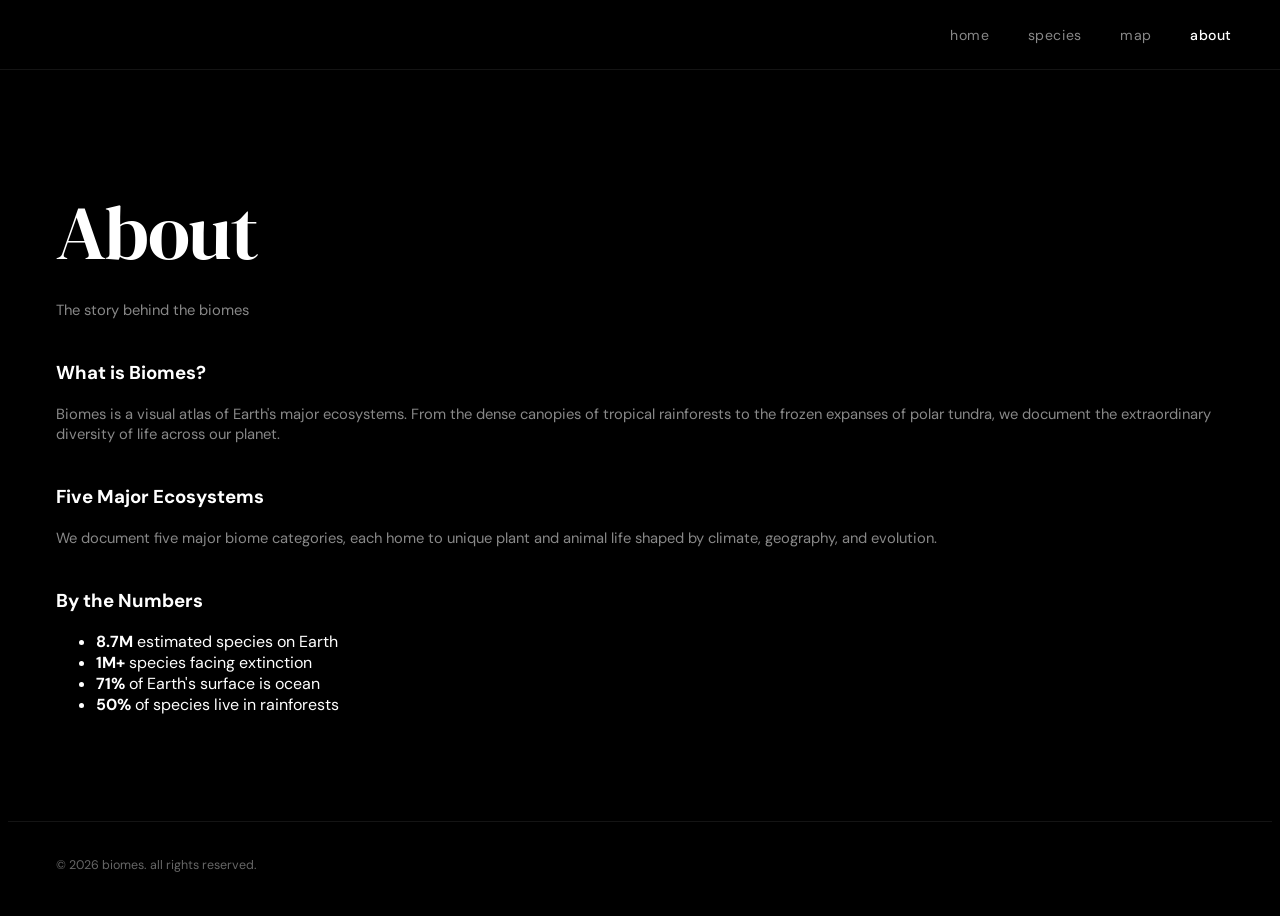
<file: about.html>
<!DOCTYPE html>
<html lang="en">
<head>
  <meta charset="UTF-8"/>
  <meta name="viewport" content="width=device-width, initial-scale=1.0"/>
  <title>about</title>
  <link rel="stylesheet" href="style/style.css">
  <link href="https://fonts.googleapis.com/css2?family=DM+Sans:wght@300;400;500;600&family=DM+Serif+Display&display=swap" rel="stylesheet"/>
</head>
<body>

  <nav>
    <a href="index.html">home</a>
    <a href="species.html">species</a>
    <a href="map.html">map</a>
    <a href="about.html" class="active">about</a>
  </nav>

  <main class="content">
    <h1 class="page-title">About</h1>
    <p class="page-subtitle">The story behind the biomes</p>

    <section>
      <h3>What is Biomes?</h3>
      <p class ="page-subtitle">
        Biomes is a visual atlas of Earth's major ecosystems. From the dense
        canopies of tropical rainforests to the frozen expanses of polar tundra,
        we document the extraordinary diversity of life across our planet.
      </p>
    </section>

    <section>
      <h3>Five Major Ecosystems</h3>
      <p class ="page-subtitle">
        We document five major biome categories, each home to unique plant and
        animal life shaped by climate, geography, and evolution.
      </p>
    </section>

    <section>
      <h3>By the Numbers</h3>
      <ul class="stats">
        <li><strong>8.7M</strong> estimated species on Earth</li>
        <li><strong>1M+</strong> species facing extinction</li>
        <li><strong>71%</strong> of Earth's surface is ocean</li>
        <li><strong>50%</strong> of species live in rainforests</li>
      </ul>
    </section>
  </main>

  <footer>
    <p class="footer-copy">&copy; 2026 biomes. all rights reserved.</p>
  </footer>

</body>
</html>
</file>
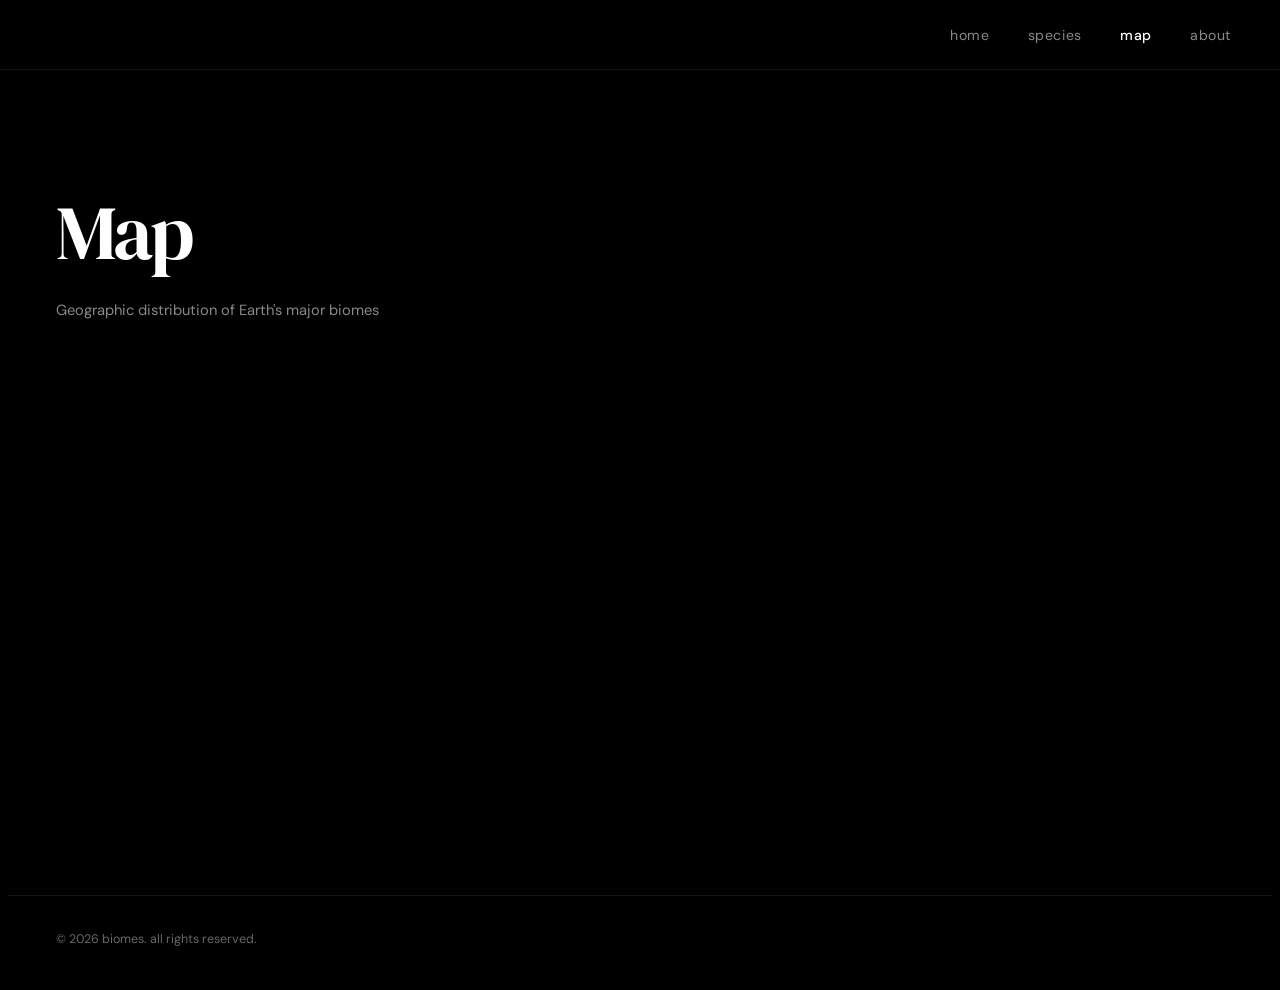
<file: map.html>
<!DOCTYPE html>
<html lang="en">
<head>
  <meta charset="UTF-8">
  <meta name="viewport" content="width=device-width, initial-scale=1.0">
  <title>Map</title>
  <link rel="stylesheet" href="style/style.css">
  <link href="https://fonts.googleapis.com/css2?family=DM+Sans:wght@400;500;600&family=DM+Serif+Display&display=swap" rel="stylesheet">
</head>
<body>

  <header>
    <nav>
      <a href="index.html">home</a>
      <a href="species.html">species</a>
      <a href="map.html" class="active">map</a>
      <a href="about.html">about</a>
    </nav>
  </header>

  <main class="content">
    <h1 class="page-title">Map</h1>
    <p class="page-subtitle">Geographic distribution of Earth's major biomes</p>

    <iframe
      src="https://www.google.com/maps/embed?pb=!1m18!1m12!1m3!1d2438535.60176637!2d-10.855800009433265!3d53.354310513948356!2m3!1f0!2f0!3f0!3m2!1i1024!2i768!4f13.1!3m3!1m2!1s0x4859bae45c4027fb%3A0xcf7c1234cedbf408!2z0IbRgNC70LDQvdC00ZbRjw!5e0!3m2!1suk!2sie!4v1773824510136!5m2!1suk!2sie"
      width="100%"
      height="450"
      style="border:0;"
      allowfullscreen=""
      loading="lazy"
      referrerpolicy="no-referrer-when-downgrade">
    </iframe>
  </main>

  <footer>
    <p class="footer-copy">&copy; 2026 biomes. all rights reserved.</p>
  </footer>

</body>
</html>
</file>
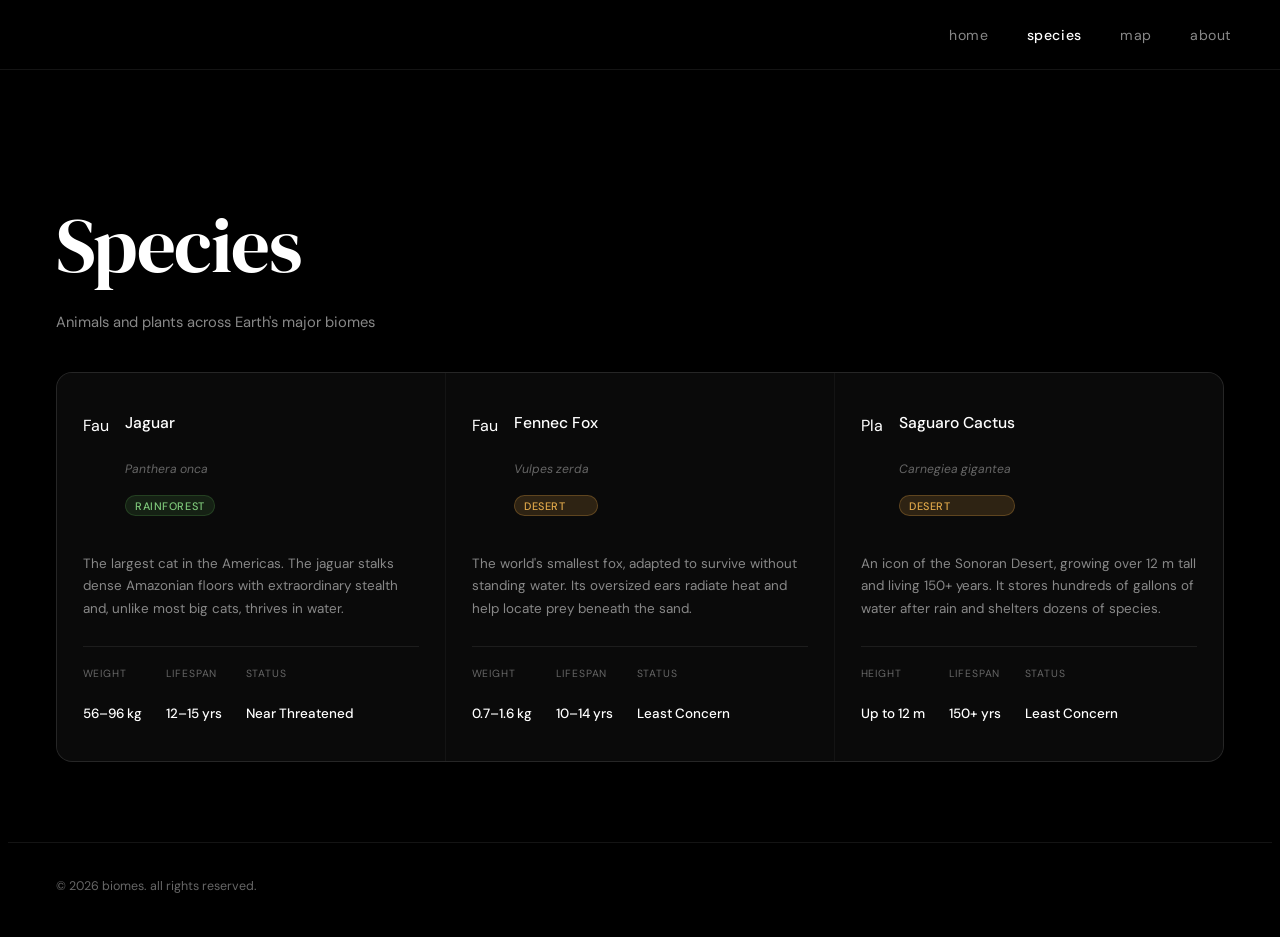
<file: species.html>
<!DOCTYPE html>
<html lang="en">
<head>
  <meta charset="UTF-8"/>
  <meta name="viewport" content="width=device-width, initial-scale=1.0"/>
  <title>species</title>
  <link rel="stylesheet" href="style/style.css">
  <link href="https://fonts.googleapis.com/css2?family=DM+Sans:wght@300;400;500;600&family=DM+Serif+Display&display=swap" rel="stylesheet"/>
</head>
<body>

  <nav>
    <a href="index.html">home</a>
    <a href="species.html" class="active">species</a>
    <a href="map.html">map</a>
    <a href="about.html">about</a>
  </nav>

  <section class="content">
    <h1 class="page-title">Species</h1>
    <p class="page-subtitle">Animals and plants across Earth's major biomes</p>

    <section class="species-grid">
      <article class="sc">
        <section class="sc-top">
          <p class="sc-icon">Fau</p>
          <section class="sc-meta">
            <h2 class="sc-name">Jaguar</h2>
            <p class="sc-latin">Panthera onca</p>
            <p class="sc-tag t-rf">Rainforest</p>
          </section>
        </section>

        <p class="sc-desc">
          The largest cat in the Americas. The jaguar stalks dense Amazonian floors
          with extraordinary stealth and, unlike most big cats, thrives in water.
        </p>

        <section class="sc-facts">
          <section class="sc-fact">
            <p class="fl">Weight</p>
            <p class="fv">56–96 kg</p>
          </section>
          <section class="sc-fact">
            <p class="fl">Lifespan</p>
            <p class="fv">12–15 yrs</p>
          </section>
          <section class="sc-fact">
            <p class="fl">Status</p>
            <p class="fv">Near Threatened</p>
          </section>
        </section>
      </article>

      <article class="sc">
        <section class="sc-top">
          <p class="sc-icon">Fau</p>
          <section class="sc-meta">
            <h2 class="sc-name">Fennec Fox</h2>
            <p class="sc-latin">Vulpes zerda</p>
            <p class="sc-tag t-de">Desert</p>
          </section>
        </section>

        <p class="sc-desc">
          The world's smallest fox, adapted to survive without standing water.
          Its oversized ears radiate heat and help locate prey beneath the sand.
        </p>

        <section class="sc-facts">
          <section class="sc-fact">
            <p class="fl">Weight</p>
            <p class="fv">0.7–1.6 kg</p>
          </section>
          <section class="sc-fact">
            <p class="fl">Lifespan</p>
            <p class="fv">10–14 yrs</p>
          </section>
          <section class="sc-fact">
            <p class="fl">Status</p>
            <p class="fv">Least Concern</p>
          </section>
        </section>
      </article>

      <article class="sc">
        <section class="sc-top">
          <p class="sc-icon">Pla</p>
          <section class="sc-meta">
            <h2 class="sc-name">Saguaro Cactus</h2>
            <p class="sc-latin">Carnegiea gigantea</p>
            <p class="sc-tag t-de">Desert</p>
          </section>
        </section>

        <p class="sc-desc">
          An icon of the Sonoran Desert, growing over 12 m tall and living 150+ years.
          It stores hundreds of gallons of water after rain and shelters dozens of species.
        </p>

        <section class="sc-facts">
          <section class="sc-fact">
            <p class="fl">Height</p>
            <p class="fv">Up to 12 m</p>
          </section>
          <section class="sc-fact">
            <p class="fl">Lifespan</p>
            <p class="fv">150+ yrs</p>
          </section>
          <section class="sc-fact">
            <p class="fl">Status</p>
            <p class="fv">Least Concern</p>
          </section>
        </section>
      </article>
    </section>
  </section>

  <footer>
    <p class="footer-copy">&copy; 2026 biomes. all rights reserved.</p>
  </footer>

</body>
</html>
</file>
<file: style/style.css>
html,
body {
  background-color: #000000;
  color: #ffffff;
  font-family: 'DM Sans', sans-serif;
  min-height: 100vh;
}

body {
  display: flex;
  flex-direction: column;
}

nav {
  position: fixed;
  top: 0;
  left: 0;
  right: 0;
  z-index: 100;
  display: flex;
  justify-content: flex-end;
  align-items: center;
  padding: 1.6rem 3rem;
  gap: 2.4rem;
  background-color: #000000;
  border-bottom: 1px solid rgba(255,255,255,0.08);
}

nav a {
  color: #888888;
  text-decoration: none;
  font-size: 0.88rem;
  font-weight: 400;
  letter-spacing: 0.04em;
  transition: color 0.2s;
}

nav a:hover {
  color: #ffffff;
}

nav a.active {
  color: #ffffff;
  font-weight: 500;
}

.hero {
  flex: 1;
  display: grid;
  grid-template-columns: 1fr 1fr;
  align-items: center;
  gap: 4rem;
  padding: 10rem 3rem 5rem;
  max-width: 1100px;
  width: 100%;
}

.hero-title {
  font-family: 'DM Serif Display', serif;
  font-size: 200px;
  font-weight: 400;
  line-height: 0.9;
  letter-spacing: -0.02em;
  color: #ffffff;
}

.hero-right {
  display: flex;
  flex-direction: column;
  gap: 2rem;
}

.hero-desc {
  font-size: 1.05rem;
  line-height: 1.75;
  color: #888888;
  max-width: 360px;
}

.btn {
  display: inline-block;
  padding: 0.85rem 2rem;
  border: 1px solid rgba(255,255,255,0.25);
  border-radius: 999px;
  background: transparent;
  color: #ffffff;
  font-size: 0.88rem;
  text-decoration: none;
  width: fit-content;
  transition: background 0.2s, border-color 0.2s;
}

.btn:hover {
  background: rgba(255,255,255,0.08);
  border-color: rgba(255,255,255,0.5);
}

.cards-row {
  display: flex;
  gap: 1rem;
  padding: 0 3rem 5rem;
  overflow-x: auto;
  scrollbar-width: none;
}

.cards-row::-webkit-scrollbar {
  display: none;
}

.biome-card {
  display: flex;
  flex-direction: column;
  justify-content: flex-end;
  flex: 0 0 220px;
  height: 300px;
  border-radius: 1.1rem;
  overflow: hidden;
  position: relative;
  text-decoration: none;
  transition: transform 0.3s;
}

.biome-card:hover {
  transform: translateY(-5px);
}

.biome-card img {
  position: absolute;
  inset: 0;
  width: 100%;
  height: 100%;
  object-fit: cover;
  transition: transform 0.4s;
}

.biome-card:hover img {
  transform: scale(1.05);
}

.card-overlay {
  position: absolute;
  inset: 0;
  background: linear-gradient(to top, rgba(0,0,0,0.9) 0%, transparent 55%);
}

.card-info {
  position: relative;
  z-index: 2;
  padding: 1rem 1.1rem;
  font-size: 0.98rem;
  font-weight: 500;
  color: #ffffff;
}

.content {
  flex: 1;
  padding: 7.5rem 3rem 5rem;
  background-color: #000000;
}

.page-title {
  font-family: 'DM Serif Display', serif;
  font-size: clamp(2.8rem, 6vw, 5rem);
  font-weight: 400;
  letter-spacing: -0.02em;
  color: #ffffff;
  margin-bottom: 0.5rem;
}

.page-subtitle {
  color: #888888;
  font-size: 0.92rem;
  margin-bottom: 2.5rem;
}

.species-grid {
  display: grid;
  grid-template-columns: repeat(auto-fill, minmax(300px, 1fr));
  gap: 1px;
  background-color: rgba(255,255,255,0.08);
  border: 1px solid rgba(255,255,255,0.08);
  border-radius: 1rem;
  overflow: hidden;
}

.sc {
  display: flex;
  flex-direction: column;
  gap: 0.75rem;
  padding: 1.6rem;
  background-color: #0a0a0a;
  transition: background-color 0.2s;
}

.sc:hover {
  background-color: #141414;
}

.sc-top {
  display: flex;
  align-items: flex-start;
  gap: 1rem;
}

.sc-meta {
  display: flex;
  flex-direction: column;
  gap: 0.2rem;
}

.sc-name {
  font-size: 0.98rem;
  font-weight: 500;
  color: #ffffff;
}

.sc-latin {
  font-size: 0.76rem;
  color: #666666;
  font-style: italic;
}

.sc-tag {
  display: inline-block;
  margin-top: 0.15rem;
  padding: 0.16rem 0.6rem;
  border-radius: 999px;
  font-size: 0.68rem;
  font-weight: 500;
  letter-spacing: 0.05em;
  text-transform: uppercase;
}

.t-rf {
  background: rgba(74,139,68,0.18);
  color: #7ec87a;
  border: 1px solid rgba(74,139,68,0.3);
}

.t-de {
  background: rgba(210,150,60,0.18);
  color: #e0a84a;
  border: 1px solid rgba(210,150,60,0.3);
}

.t-ar {
  background: rgba(100,170,210,0.18);
  color: #7bc4e8;
  border: 1px solid rgba(100,170,210,0.3);
}

.t-sa {
  background: rgba(185,140,70,0.18);
  color: #d4aa60;
  border: 1px solid rgba(185,140,70,0.3);
}

.t-oc {
  background: rgba(60,120,200,0.18);
  color: #6aaee0;
  border: 1px solid rgba(60,120,200,0.3);
}

.sc-desc {
  font-size: 0.84rem;
  color: #888888;
  line-height: 1.68;
}

.sc-facts {
  display: flex;
  gap: 1.5rem;
  padding-top: 0.6rem;
  border-top: 1px solid rgba(255,255,255,0.08);
  flex-wrap: wrap;
}

.sc-fact {
  display: flex;
  flex-direction: column;
  gap: 0.1rem;
}

.fl {
  font-size: 0.65rem;
  color: #666666;
  text-transform: uppercase;
  letter-spacing: 0.08em;
}

.fv {
  font-size: 0.84rem;
  font-weight: 500;
  color: #ffffff;
}

iframe {
  max-width: 100%;
  border-radius: 1rem;
}

footer{
  background-color: #000000;
  border-top: 1px solid rgba(255,255,255,0.08);
  padding: 1.4rem 3rem;
  display: flex;
  justify-content: space-between;
  align-items: center;
}

.footer-copy{
  font-size: 0.78rem;
  color: #666666;
}

.hero-title{
  font-size: clamp(4rem, 18vw, 8rem);
}
</file>
